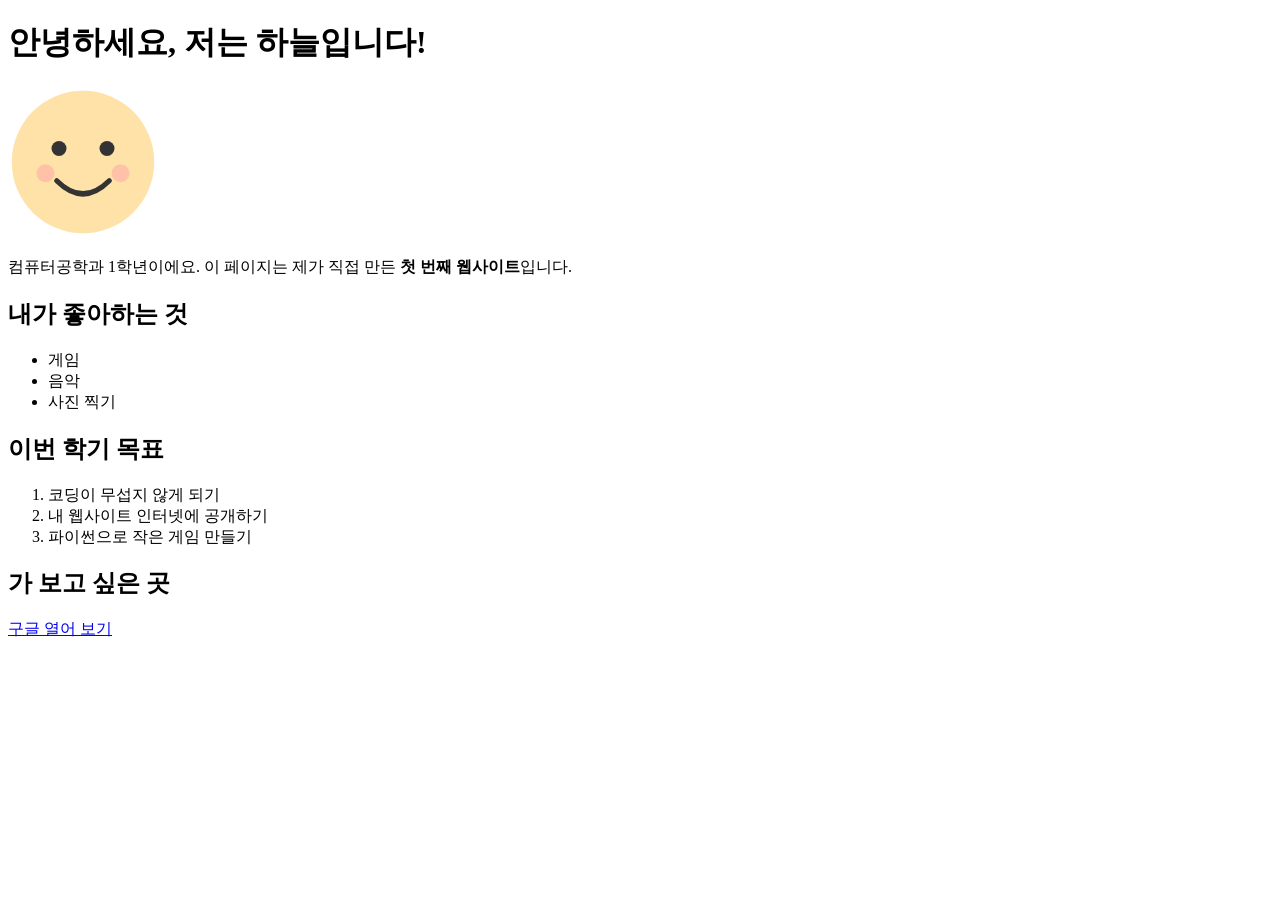
<file: code/w03/index.html>
<!DOCTYPE html>
<html lang="ko">
  <head>
    <meta charset="UTF-8" />
    <title>나의 소개 페이지</title>
  </head>
  <body>
    <h1>안녕하세요, 저는 하늘입니다!</h1>

    <img src="me.svg" alt="내 얼굴 그림" width="150" />

    <p>컴퓨터공학과 1학년이에요. 이 페이지는 제가 직접 만든 <strong>첫 번째 웹사이트</strong>입니다.</p>

    <h2>내가 좋아하는 것</h2>
    <ul>
      <li>게임</li>
      <li>음악</li>
      <li>사진 찍기</li>
    </ul>

    <h2>이번 학기 목표</h2>
    <ol>
      <li>코딩이 무섭지 않게 되기</li>
      <li>내 웹사이트 인터넷에 공개하기</li>
      <li>파이썬으로 작은 게임 만들기</li>
    </ol>

    <h2>가 보고 싶은 곳</h2>
    <p><a href="https://www.google.com" target="_blank">구글 열어 보기</a></p>
  </body>
</html>
</file>
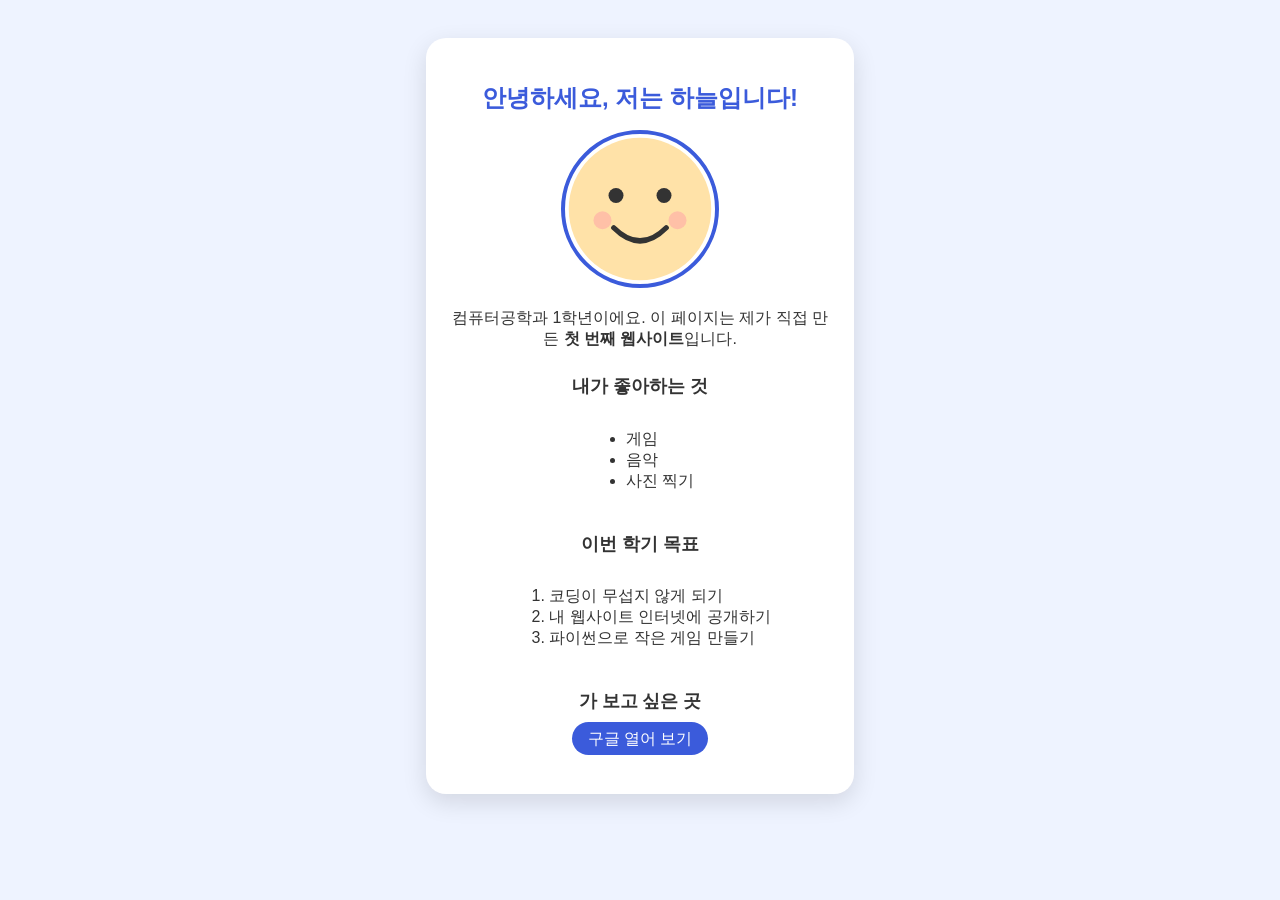
<file: code/w04/index.html>
<!DOCTYPE html>
<html lang="ko">
  <head>
    <meta charset="UTF-8" />
    <title>나의 소개 페이지</title>
    <link rel="stylesheet" href="style.css" />
  </head>
  <body>
    <main class="card">
      <h1>안녕하세요, 저는 하늘입니다!</h1>

      <img src="me.svg" alt="내 얼굴 그림" width="150" />

      <p>컴퓨터공학과 1학년이에요. 이 페이지는 제가 직접 만든 <strong>첫 번째 웹사이트</strong>입니다.</p>

      <h2>내가 좋아하는 것</h2>
      <ul>
        <li>게임</li>
        <li>음악</li>
        <li>사진 찍기</li>
      </ul>

      <h2>이번 학기 목표</h2>
      <ol>
        <li>코딩이 무섭지 않게 되기</li>
        <li>내 웹사이트 인터넷에 공개하기</li>
        <li>파이썬으로 작은 게임 만들기</li>
      </ol>

      <h2>가 보고 싶은 곳</h2>
      <p><a href="https://www.google.com" target="_blank">구글 열어 보기</a></p>
      </main>
  </body>
</html>
</file>
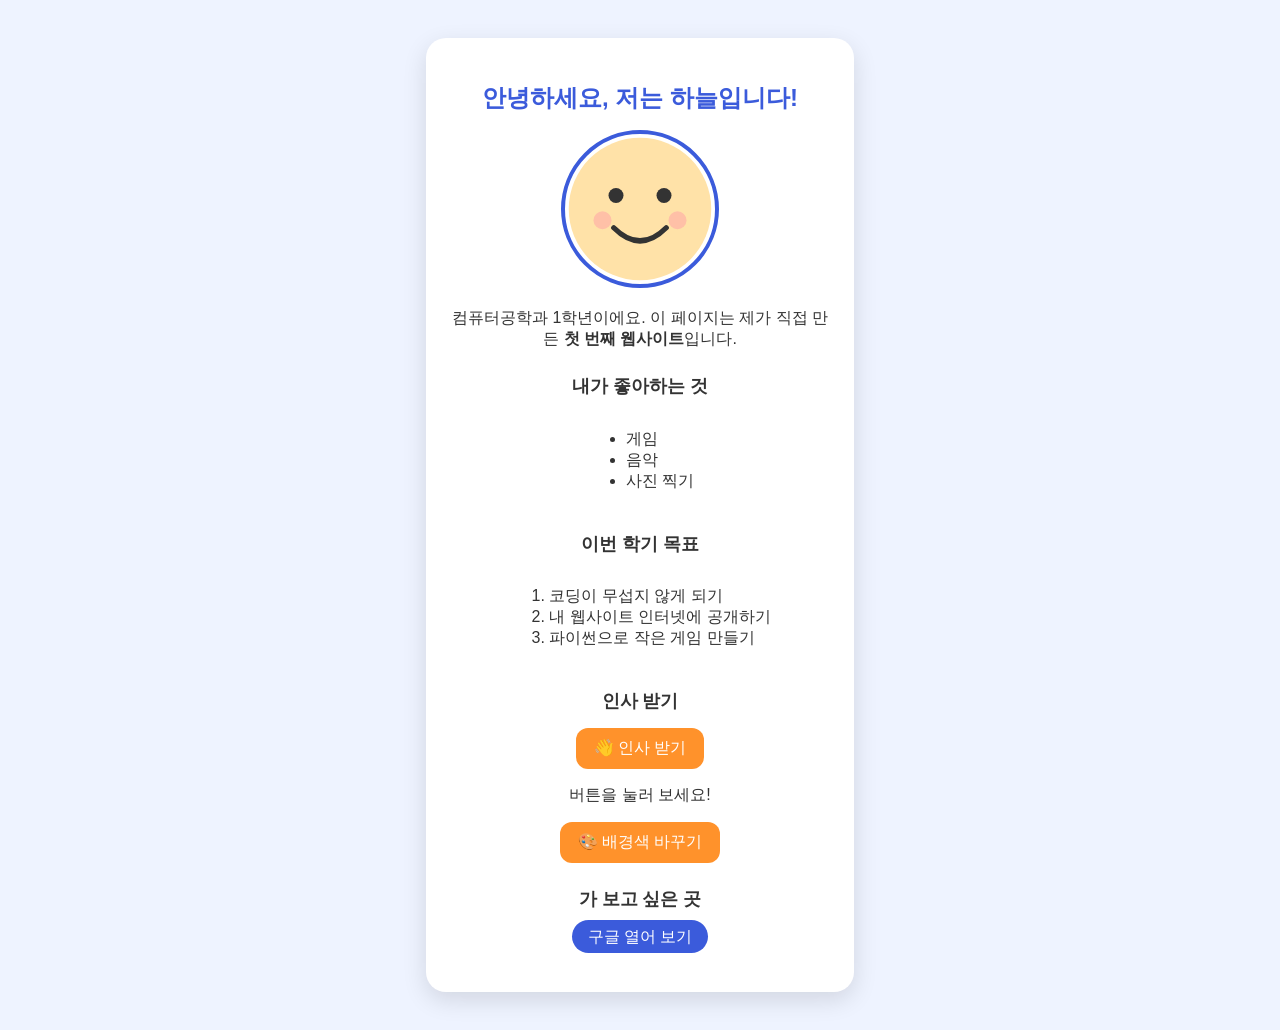
<file: code/w05/index.html>
<!DOCTYPE html>
<html lang="ko">
  <head>
    <meta charset="UTF-8" />
    <title>나의 소개 페이지</title>
    <link rel="stylesheet" href="style.css" />
  </head>
  <body>
    <main class="card">
      <h1>안녕하세요, 저는 하늘입니다!</h1>

      <img src="me.svg" alt="내 얼굴 그림" width="150" />

      <p>컴퓨터공학과 1학년이에요. 이 페이지는 제가 직접 만든 <strong>첫 번째 웹사이트</strong>입니다.</p>

      <h2>내가 좋아하는 것</h2>
      <ul>
        <li>게임</li>
        <li>음악</li>
        <li>사진 찍기</li>
      </ul>

      <h2>이번 학기 목표</h2>
      <ol>
        <li>코딩이 무섭지 않게 되기</li>
        <li>내 웹사이트 인터넷에 공개하기</li>
        <li>파이썬으로 작은 게임 만들기</li>
      </ol>

      <h2>인사 받기</h2>
      <button id="hello-button">👋 인사 받기</button>
      <p id="message">버튼을 눌러 보세요!</p>
      <button id="color-button">🎨 배경색 바꾸기</button>

      <h2>가 보고 싶은 곳</h2>
      <p><a href="https://www.google.com" target="_blank">구글 열어 보기</a></p>
      </main>

    <script src="app.js"></script>
  </body>
</html>
</file>
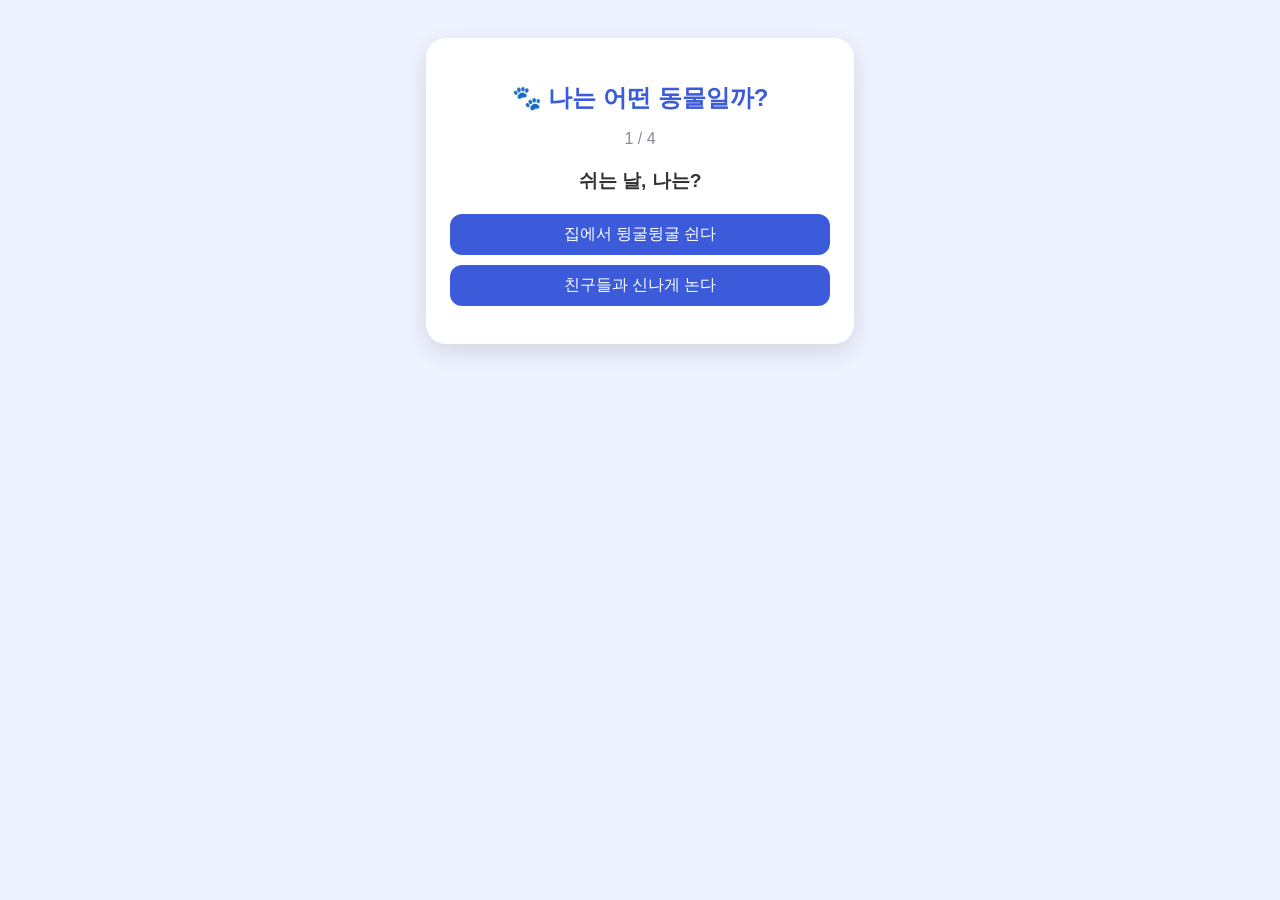
<file: code/w06/index.html>
<!DOCTYPE html>
<html lang="ko">
  <head>
    <meta charset="UTF-8" />
    <meta name="viewport" content="width=device-width, initial-scale=1.0" />
    <title>나는 어떤 동물일까?</title>
    <link rel="stylesheet" href="style.css" />
  </head>
  <body>
    <main class="card">
      <h1>🐾 나는 어떤 동물일까?</h1>

      <section id="quiz-area">
        <p class="progress" id="progress"></p>
        <p class="question" id="question"></p>
        <button class="choice" id="choice-a"></button>
        <button class="choice" id="choice-b"></button>
      </section>

      <section id="result-area" class="hidden">
        <p id="result-text"></p>
      </section>
    </main>

    <script src="quiz.js"></script>
  </body>
</html>
</file>
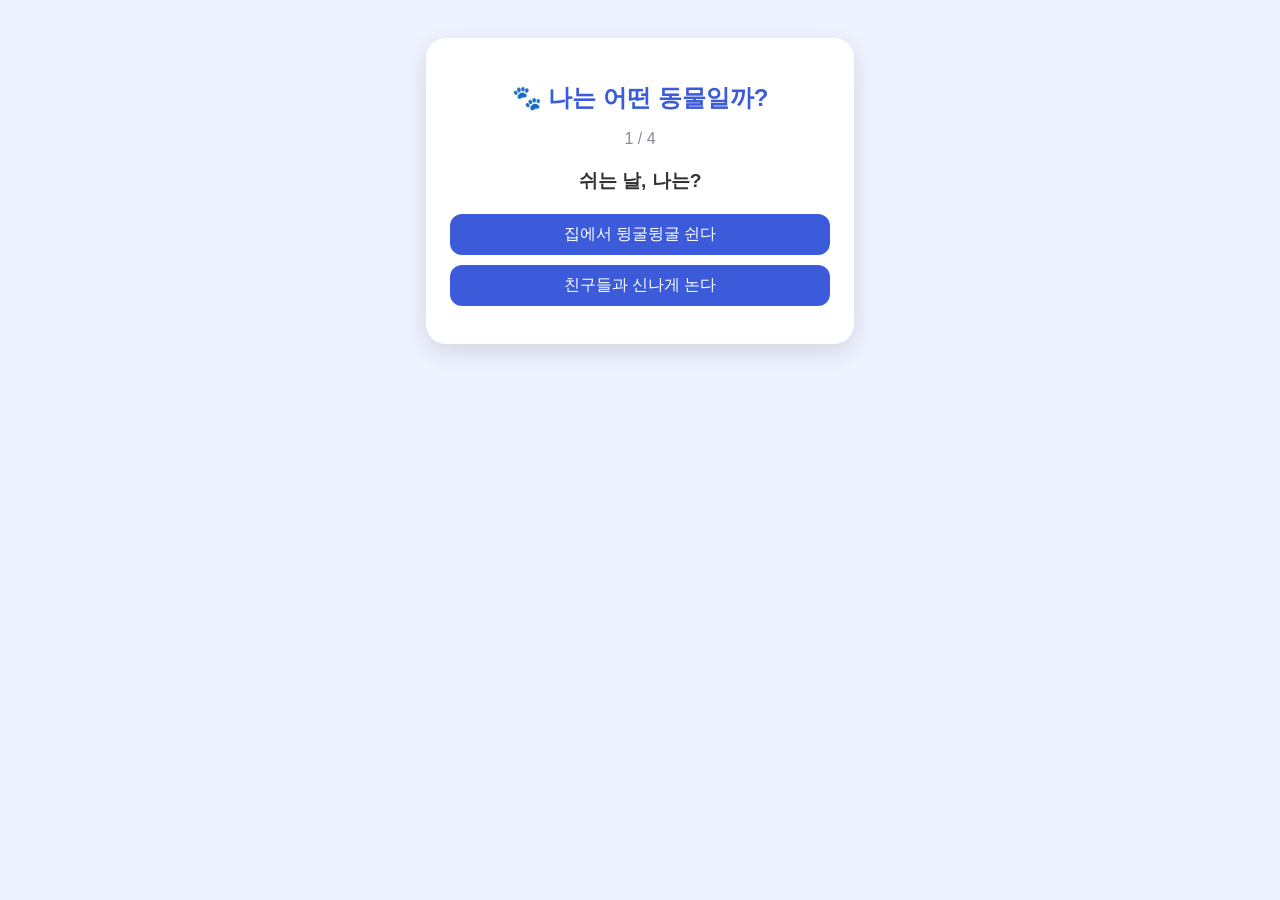
<file: code/w07/index.html>
<!DOCTYPE html>
<html lang="ko">
  <head>
    <meta charset="UTF-8" />
    <meta name="viewport" content="width=device-width, initial-scale=1.0" />
    <title>나는 어떤 동물일까?</title>
    <link rel="stylesheet" href="style.css" />
  </head>
  <body>
    <main class="card">
      <h1>🐾 나는 어떤 동물일까?</h1>

      <section id="quiz-area">
        <p class="progress" id="progress"></p>
        <p class="question" id="question"></p>
        <button class="choice" id="choice-a"></button>
        <button class="choice" id="choice-b"></button>
      </section>

      <section id="result-area" class="hidden">
        <p class="result-emoji" id="result-emoji"></p>
        <h2 id="result-title"></h2>
        <p id="result-desc"></p>
        <button id="restart-button">🔄 다시 하기</button>
      </section>
    </main>

    <script src="quiz.js"></script>
  </body>
</html>
</file>
<file: code/w04/style.css>
/* 1. 페이지 전체 */
body {
  background-color: #eef3ff;
  font-family: "Malgun Gothic", "Apple SD Gothic Neo", sans-serif;
  color: #333333;
  display: flex;
  justify-content: center;
  padding: 30px 16px;
}

/* 2. 가운데 카드 상자 */
.card {
  background-color: #ffffff;
  width: 100%;
  max-width: 380px;
  padding: 28px 24px;
  border-radius: 20px;
  box-shadow: 0 8px 24px rgba(0, 0, 0, 0.12);
  text-align: center;
}

/* 3. 카드 안의 요소들 */
.card h1 {
  color: #3b5bdb;
  font-size: 1.5rem;
}

.card img {
  border-radius: 50%;
  border: 4px solid #3b5bdb;
}

.card h2 {
  font-size: 1.1rem;
  margin-top: 24px;
}

.card ul,
.card ol {
  text-align: left;
  display: inline-block;
}

/* 4. 링크 모양 */
.card a {
  color: #ffffff;
  background-color: #3b5bdb;
  padding: 8px 16px;
  border-radius: 999px;
  text-decoration: none;
}
</file>
<file: code/w05/style.css>
/* 1. 페이지 전체 */
body {
  background-color: #eef3ff;
  font-family: "Malgun Gothic", "Apple SD Gothic Neo", sans-serif;
  color: #333333;
  display: flex;
  justify-content: center;
  padding: 30px 16px;
}

/* 2. 가운데 카드 상자 */
.card {
  background-color: #ffffff;
  width: 100%;
  max-width: 380px;
  padding: 28px 24px;
  border-radius: 20px;
  box-shadow: 0 8px 24px rgba(0, 0, 0, 0.12);
  text-align: center;
}

/* 3. 카드 안의 요소들 */
.card h1 {
  color: #3b5bdb;
  font-size: 1.5rem;
}

.card img {
  border-radius: 50%;
  border: 4px solid #3b5bdb;
}

.card h2 {
  font-size: 1.1rem;
  margin-top: 24px;
}

.card ul,
.card ol {
  text-align: left;
  display: inline-block;
}

/* 4. 링크 모양 */
.card a {
  color: #ffffff;
  background-color: #3b5bdb;
  padding: 8px 16px;
  border-radius: 999px;
  text-decoration: none;
}

/* 5. 버튼 모양 */
button {
  background-color: #ff922b;
  color: #ffffff;
  border: none;
  padding: 10px 18px;
  border-radius: 12px;
  font-size: 1rem;
  cursor: pointer;
}

button:hover {
  background-color: #f76707;
}
</file>
<file: code/w06/style.css>
/* 1. 페이지 전체 */
body {
  background-color: #eef3ff;
  font-family: "Malgun Gothic", "Apple SD Gothic Neo", sans-serif;
  color: #333333;
  display: flex;
  justify-content: center;
  padding: 30px 16px;
}

/* 2. 가운데 카드 상자 */
.card {
  background-color: #ffffff;
  width: 100%;
  max-width: 380px;
  padding: 28px 24px;
  border-radius: 20px;
  box-shadow: 0 8px 24px rgba(0, 0, 0, 0.12);
  text-align: center;
}

/* 3. 카드 안의 요소들 */
.card h1 {
  color: #3b5bdb;
  font-size: 1.5rem;
}

.card img {
  border-radius: 50%;
  border: 4px solid #3b5bdb;
}

.card h2 {
  font-size: 1.1rem;
  margin-top: 24px;
}

.card ul,
.card ol {
  text-align: left;
  display: inline-block;
}

/* 4. 링크 모양 */
.card a {
  color: #ffffff;
  background-color: #3b5bdb;
  padding: 8px 16px;
  border-radius: 999px;
  text-decoration: none;
}

/* 5. 버튼 모양 */
button {
  background-color: #ff922b;
  color: #ffffff;
  border: none;
  padding: 10px 18px;
  border-radius: 12px;
  font-size: 1rem;
  cursor: pointer;
}

button:hover {
  background-color: #f76707;
}

/* 6. 성격 테스트 전용 */
.question {
  font-size: 1.2rem;
  font-weight: bold;
  margin: 20px 0;
}

.choice {
  display: block;
  width: 100%;
  margin: 10px 0;
  background-color: #3b5bdb;
}

.choice:hover {
  background-color: #2f4ac0;
}

.progress {
  color: #868e96;
}

.hidden {
  display: none;
}
</file>
<file: code/w07/style.css>
/* 1. 페이지 전체 */
body {
  background-color: #eef3ff;
  font-family: "Malgun Gothic", "Apple SD Gothic Neo", sans-serif;
  color: #333333;
  display: flex;
  justify-content: center;
  padding: 30px 16px;
}

/* 2. 가운데 카드 상자 */
.card {
  background-color: #ffffff;
  width: 100%;
  max-width: 380px;
  padding: 28px 24px;
  border-radius: 20px;
  box-shadow: 0 8px 24px rgba(0, 0, 0, 0.12);
  text-align: center;
}

/* 3. 카드 안의 요소들 */
.card h1 {
  color: #3b5bdb;
  font-size: 1.5rem;
}

.card img {
  border-radius: 50%;
  border: 4px solid #3b5bdb;
}

.card h2 {
  font-size: 1.1rem;
  margin-top: 24px;
}

.card ul,
.card ol {
  text-align: left;
  display: inline-block;
}

/* 4. 링크 모양 */
.card a {
  color: #ffffff;
  background-color: #3b5bdb;
  padding: 8px 16px;
  border-radius: 999px;
  text-decoration: none;
}

/* 5. 버튼 모양 */
button {
  background-color: #ff922b;
  color: #ffffff;
  border: none;
  padding: 10px 18px;
  border-radius: 12px;
  font-size: 1rem;
  cursor: pointer;
}

button:hover {
  background-color: #f76707;
}

/* 6. 성격 테스트 전용 */
.question {
  font-size: 1.2rem;
  font-weight: bold;
  margin: 20px 0;
}

.choice {
  display: block;
  width: 100%;
  margin: 10px 0;
  background-color: #3b5bdb;
}

.choice:hover {
  background-color: #2f4ac0;
}

.progress {
  color: #868e96;
}

.hidden {
  display: none;
}

.result-emoji {
  font-size: 4rem;
  margin: 10px 0 0;
}
</file>
